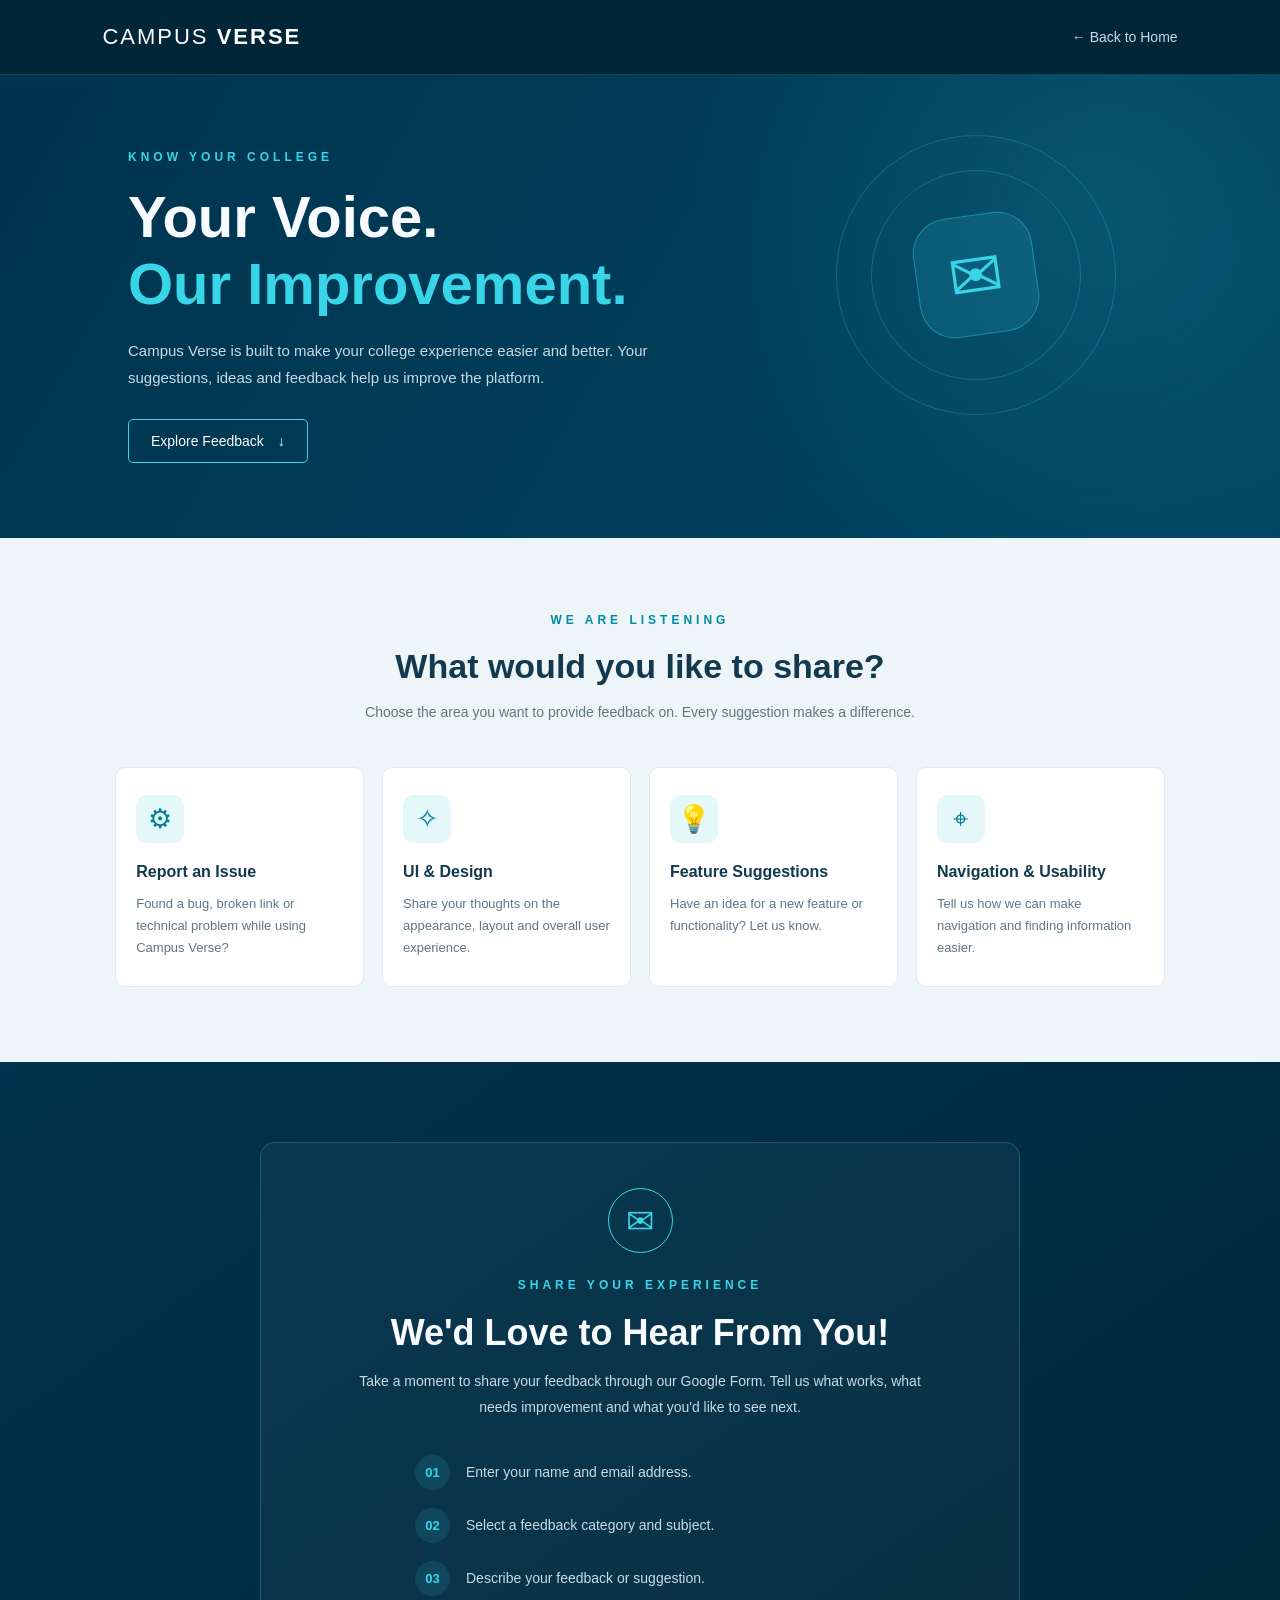
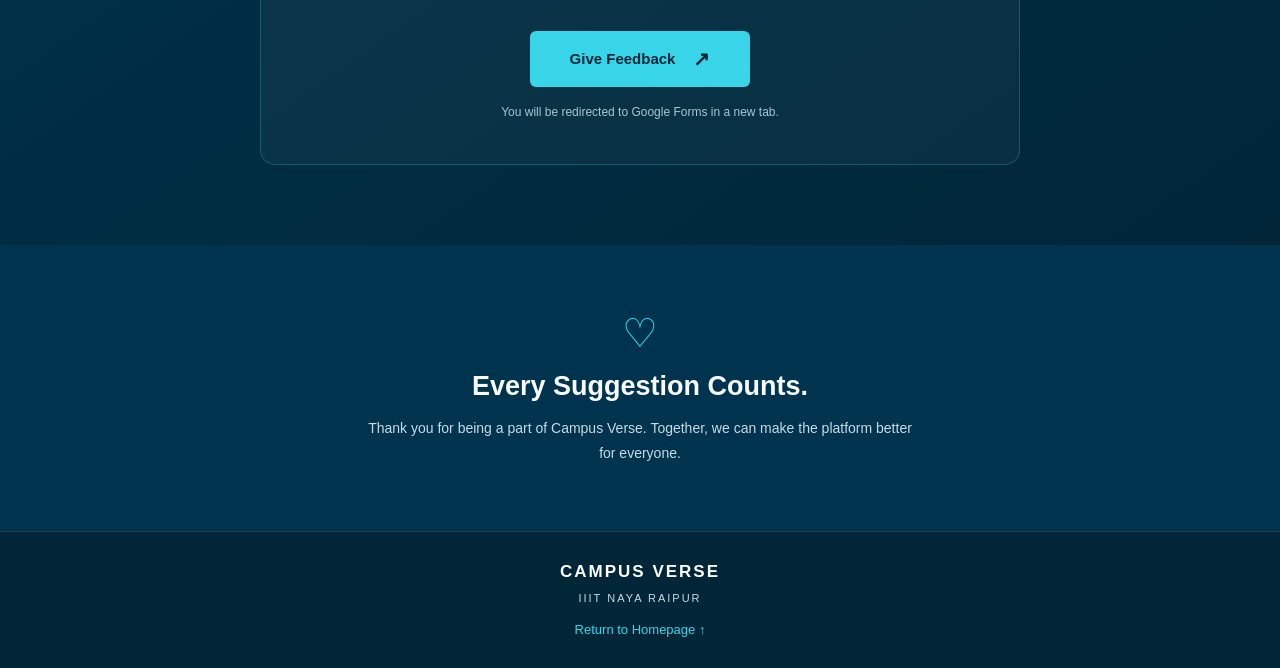
<file: frontend/Feedback/feedback.html>
<!DOCTYPE html>
<html lang="en">

<head>
    <meta charset="UTF-8">
    <meta name="viewport" content="width=device-width, initial-scale=1.0">

    <title>Campus Verse | Feedback</title>

    <link rel="stylesheet" href="feedback.css">
</head>

<body>

    <!-- Navigation -->
    <header class="topbar">

        <a href="index.html" class="brand">
            CAMPUS <span>VERSE</span>
        </a>

        <a href="index.html" class="home-link">
            <span>←</span> Back to Home
        </a>

    </header>


    <main>

        <!-- Hero Section -->
        <section class="hero">

            <div class="hero-content">

                <p class="eyebrow">KNOW YOUR COLLEGE</p>

                <h1>
                    Your Voice.
                    <span>Our Improvement.</span>
                </h1>

                <p class="hero-description">
                    Campus Verse is built to make your college
                    experience easier and better. Your suggestions,
                    ideas and feedback help us improve the platform.
                </p>

                <a href="#feedback-options" class="explore-btn">
                    Explore Feedback <span>↓</span>
                </a>

            </div>

            <div class="hero-decoration">
                <div class="circle circle-one"></div>
                <div class="circle circle-two"></div>
                <div class="message-icon">
                    <span>✉</span>
                </div>
            </div>

        </section>


        <!-- Feedback Options -->
        <section class="feedback-section" id="feedback-options">

            <div class="section-heading">

                <p class="eyebrow">WE ARE LISTENING</p>

                <h2>What would you like to share?</h2>

                <p>
                    Choose the area you want to provide feedback on.
                    Every suggestion makes a difference.
                </p>

            </div>


            <div class="feedback-grid">

                <div class="feedback-card">

                    <div class="card-icon">
                        <span>⚙</span>
                    </div>

                    <h3>Report an Issue</h3>

                    <p>
                        Found a bug, broken link or technical
                        problem while using Campus Verse?
                    </p>

                </div>


                <div class="feedback-card">

                    <div class="card-icon">
                        <span>✧</span>
                    </div>

                    <h3>UI & Design</h3>

                    <p>
                        Share your thoughts on the appearance,
                        layout and overall user experience.
                    </p>

                </div>


                <div class="feedback-card">

                    <div class="card-icon">
                        <span>💡</span>
                    </div>

                    <h3>Feature Suggestions</h3>

                    <p>
                        Have an idea for a new feature or
                        functionality? Let us know.
                    </p>

                </div>


                <div class="feedback-card">

                    <div class="card-icon">
                        <span>⌖</span>
                    </div>

                    <h3>Navigation & Usability</h3>

                    <p>
                        Tell us how we can make navigation
                        and finding information easier.
                    </p>

                </div>

            </div>

        </section>


        <!-- Google Form Section -->
        <section class="form-section">

            <div class="form-box">

                <div class="form-icon">
                    <span>✉</span>
                </div>

                <p class="eyebrow">SHARE YOUR EXPERIENCE</p>

                <h2>We'd Love to Hear From You!</h2>

                <p class="form-description">
                    Take a moment to share your feedback through
                    our Google Form. Tell us what works, what
                    needs improvement and what you'd like to see next.
                </p>


                <div class="form-details">

                    <div class="detail">
                        <span>01</span>
                        <p>Enter your name and email address.</p>
                    </div>

                    <div class="detail">
                        <span>02</span>
                        <p>Select a feedback category and subject.</p>
                    </div>

                    <div class="detail">
                        <span>03</span>
                        <p>Describe your feedback or suggestion.</p>
                    </div>

                </div>


                <a
                    href="https://docs.google.com/forms/d/e/1FAIpQLSdbSgUUNN2mcwhw5tiqSA2XeN_qCzT1yBikx4yS1nq40vGIFw/viewform?usp=sharing&ouid=110528415397104631798"
                    target="_blank"
                    rel="noopener noreferrer"
                    class="google-form-btn"
                    id="googleFormLink"
                >
                    Give Feedback
                    <span>↗</span>
                </a>


                <p class="form-note" id="formNote">
                    You will be redirected to Google Forms
                    in a new tab.
                </p>

            </div>

        </section>


        <!-- Thank You Section -->
        <section class="thankyou-section">

            <div class="thankyou-icon">♡</div>

            <h2>Every Suggestion Counts.</h2>

            <p>
                Thank you for being a part of Campus Verse.
                Together, we can make the platform better
                for everyone.
            </p>

        </section>

    </main>


    <!-- Footer -->
    <footer class="footer">

        <a href="index.html" class="footer-brand">
            CAMPUS VERSE
        </a>

        <p>IIIT NAYA RAIPUR</p>

        <a href="index.html">Return to Homepage ↑</a>

    </footer>


    <script src="feedback.js"></script>

</body>

</html>
</file>
<file: frontend/Feedback/feedback.css>
:root {
    --navy: #00334d;
    --deep: #002638;
    --cyan: #38d5e8;
    --white: #f8fbff;
    --muted: #c7dbe5;
    --light: #eef5f8;
    --dark-text: #12394e;
}

* {
    margin: 0;
    padding: 0;
    box-sizing: border-box;
}

html {
    scroll-behavior: smooth;
}

body {
    font-family: Arial, Helvetica, sans-serif;
    background: var(--deep);
    color: var(--white);
    overflow-x: hidden;
}

/* NAVIGATION */

.topbar {
    min-height: 75px;
    padding: 15px 8%;
    display: flex;
    justify-content: space-between;
    align-items: center;
    background: var(--deep);
    border-bottom: 1px solid rgba(255,255,255,0.12);
}

.brand,
.footer-brand {
    color: white;
    text-decoration: none;
    font-size: 22px;
    letter-spacing: 2px;
    font-weight: 400;
}

.brand span {
    font-weight: 800;
}

.home-link {
    text-decoration: none;
    color: var(--muted);
    font-size: 14px;
    transition: 0.3s;
}

.home-link:hover {
    color: var(--cyan);
}


/* HERO SECTION */

.hero {
    min-height: 410px;
    padding: 75px 10%;
    position: relative;
    overflow: hidden;
    display: flex;
    align-items: center;

    background:
        radial-gradient(
            circle at 85% 30%,
            rgba(56,213,232,0.13),
            transparent 35%
        ),
        linear-gradient(
            120deg,
            #00334d,
            #004765
        );
}

.hero-content {
    max-width: 650px;
    position: relative;
    z-index: 2;
}

.eyebrow {
    color: var(--cyan);
    font-size: 12px;
    letter-spacing: 4px;
    font-weight: 600;
    margin-bottom: 20px;
}

.hero h1 {
    font-size: clamp(34px, 5vw, 58px);
    line-height: 1.15;
    margin-bottom: 20px;
}

.hero h1 span {
    display: block;
    color: var(--cyan);
}

.hero-description {
    color: var(--muted);
    line-height: 1.8;
    font-size: 15px;
    max-width: 550px;
}

.explore-btn {
    display: inline-block;
    margin-top: 28px;
    padding: 13px 22px;
    border: 1px solid var(--cyan);
    border-radius: 5px;
    color: white;
    text-decoration: none;
    font-size: 14px;
    transition: 0.3s;
}

.explore-btn:hover {
    background: var(--cyan);
    color: var(--deep);
}

.explore-btn span {
    margin-left: 10px;
}


/* HERO DECORATION */

.hero-decoration {
    position: absolute;
    width: 300px;
    height: 300px;
    right: 12%;
    top: 50px;
    display: grid;
    place-items: center;
}

.circle {
    position: absolute;
    border: 1px solid rgba(56,213,232,0.25);
    border-radius: 50%;
}

.circle-one {
    width: 280px;
    height: 280px;
}

.circle-two {
    width: 210px;
    height: 210px;
}

.message-icon {
    width: 120px;
    height: 120px;
    border-radius: 35px;
    background: rgba(56,213,232,0.12);
    border: 1px solid rgba(56,213,232,0.4);
    display: grid;
    place-items: center;
    transform: rotate(-8deg);
}

.message-icon span {
    font-size: 65px;
    color: var(--cyan);
}


/* FEEDBACK OPTIONS */

.feedback-section {
    background: var(--light);
    color: var(--dark-text);
    padding: 75px 9%;
}

.section-heading {
    text-align: center;
    max-width: 650px;
    margin: 0 auto 42px;
}

.section-heading .eyebrow {
    color: #008ba5;
}

.section-heading h2 {
    font-size: clamp(25px, 4vw, 34px);
    margin-bottom: 15px;
}

.section-heading > p:last-child {
    color: #607784;
    font-size: 14px;
    line-height: 1.7;
}


/* FEEDBACK CARDS */

.feedback-grid {
    max-width: 1050px;
    margin: auto;
    display: grid;
    grid-template-columns: repeat(4, 1fr);
    gap: 18px;
}

.feedback-card {
    background: white;
    padding: 27px 20px;
    border-radius: 10px;
    border: 1px solid #e0ebef;
    transition: 0.3s;
}

.feedback-card:hover {
    transform: translateY(-6px);
    box-shadow: 0 12px 30px rgba(0,51,77,0.10);
    border-color: #9bdce5;
}

.card-icon {
    width: 48px;
    height: 48px;
    display: grid;
    place-items: center;
    background: #e4f8fa;
    border-radius: 10px;
    color: #007f9b;
    font-size: 27px;
    margin-bottom: 20px;
}

.feedback-card h3 {
    font-size: 16px;
    margin-bottom: 12px;
}

.feedback-card p {
    color: #607784;
    font-size: 13px;
    line-height: 1.7;
}


/* GOOGLE FORM SECTION */

.form-section {
    padding: 80px 8%;
    background:
        linear-gradient(
            145deg,
            #00334d,
            #002638
        );
}

.form-box {
    max-width: 760px;
    margin: auto;
    text-align: center;
    padding: 45px 35px;
    border: 1px solid rgba(56,213,232,0.25);
    border-radius: 15px;
    background: rgba(255,255,255,0.035);
}

.form-icon {
    width: 65px;
    height: 65px;
    display: grid;
    place-items: center;
    margin: 0 auto 25px;
    border-radius: 50%;
    border: 1px solid var(--cyan);
    color: var(--cyan);
    font-size: 34px;
}

.form-box h2 {
    font-size: clamp(25px, 4vw, 36px);
    margin-bottom: 15px;
}

.form-description {
    color: var(--muted);
    line-height: 1.8;
    font-size: 14px;
    max-width: 570px;
    margin: 0 auto;
}


/* FORM STEPS */

.form-details {
    max-width: 450px;
    margin: 35px auto;
    text-align: left;
}

.detail {
    display: flex;
    align-items: center;
    gap: 16px;
    margin-bottom: 18px;
}

.detail span {
    min-width: 35px;
    height: 35px;
    display: grid;
    place-items: center;
    border-radius: 50%;
    background: rgba(56,213,232,0.12);
    color: var(--cyan);
    font-size: 13px;
    font-weight: bold;
}

.detail p {
    color: var(--muted);
    font-size: 14px;
}


/* GOOGLE FORM BUTTON */

.google-form-btn {
    display: inline-flex;
    align-items: center;
    justify-content: center;
    gap: 18px;
    min-width: 220px;
    padding: 16px 28px;
    background: var(--cyan);
    color: var(--deep);
    border-radius: 6px;
    text-decoration: none;
    font-size: 15px;
    font-weight: bold;
    transition: 0.3s;
}

.google-form-btn:hover {
    background: white;
    transform: translateY(-3px);
}

.google-form-btn span {
    font-size: 20px;
}

.form-note {
    color: #a9c5d2;
    font-size: 12px;
    margin-top: 18px;
}


/* THANK YOU SECTION */

.thankyou-section {
    padding: 65px 8%;
    text-align: center;
    background: #00334d;
}

.thankyou-icon {
    color: var(--cyan);
    font-size: 40px;
    margin-bottom: 15px;
}

.thankyou-section h2 {
    font-size: 27px;
    margin-bottom: 14px;
}

.thankyou-section p {
    max-width: 560px;
    margin: auto;
    color: var(--muted);
    line-height: 1.8;
    font-size: 14px;
}


/* FOOTER */

.footer {
    padding: 30px 15px;
    text-align: center;
    background: var(--deep);
    border-top: 1px solid rgba(255,255,255,0.12);
}

.footer-brand {
    font-size: 17px;
    font-weight: bold;
}

.footer p {
    margin: 10px 0;
    font-size: 11px;
    color: var(--muted);
    letter-spacing: 2px;
}

.footer > a:last-child {
    display: inline-block;
    margin-top: 8px;
    color: var(--cyan);
    text-decoration: none;
    font-size: 13px;
}


/* TABLET */

@media (max-width: 900px) {

    .hero-decoration {
        right: 3%;
        opacity: 0.45;
    }

    .hero-content {
        max-width: 570px;
    }

    .feedback-grid {
        grid-template-columns: repeat(2, 1fr);
    }
}


/* MOBILE */

@media (max-width: 550px) {

    .topbar {
        padding: 16px 5%;
    }

    .brand {
        font-size: 17px;
        letter-spacing: 1px;
    }

    .home-link {
        font-size: 12px;
    }

    .hero {
        min-height: 380px;
        padding: 65px 7%;
    }

    .hero-decoration {
        right: -100px;
        top: 100px;
        opacity: 0.2;
    }

    .hero-content {
        max-width: 100%;
    }

    .hero-description {
        font-size: 14px;
    }

    .feedback-section {
        padding: 55px 6%;
    }

    .feedback-grid {
        grid-template-columns: 1fr;
        gap: 13px;
    }

    .feedback-card {
        padding: 22px;
    }

    .form-section {
        padding: 55px 5%;
    }

    .form-box {
        padding: 35px 19px;
    }

    .detail {
        gap: 11px;
    }

    .detail p {
        font-size: 12px;
    }

    .thankyou-section {
        padding: 50px 7%;
    }

    .thankyou-section h2 {
        font-size: 23px;
    }

}
</file>
